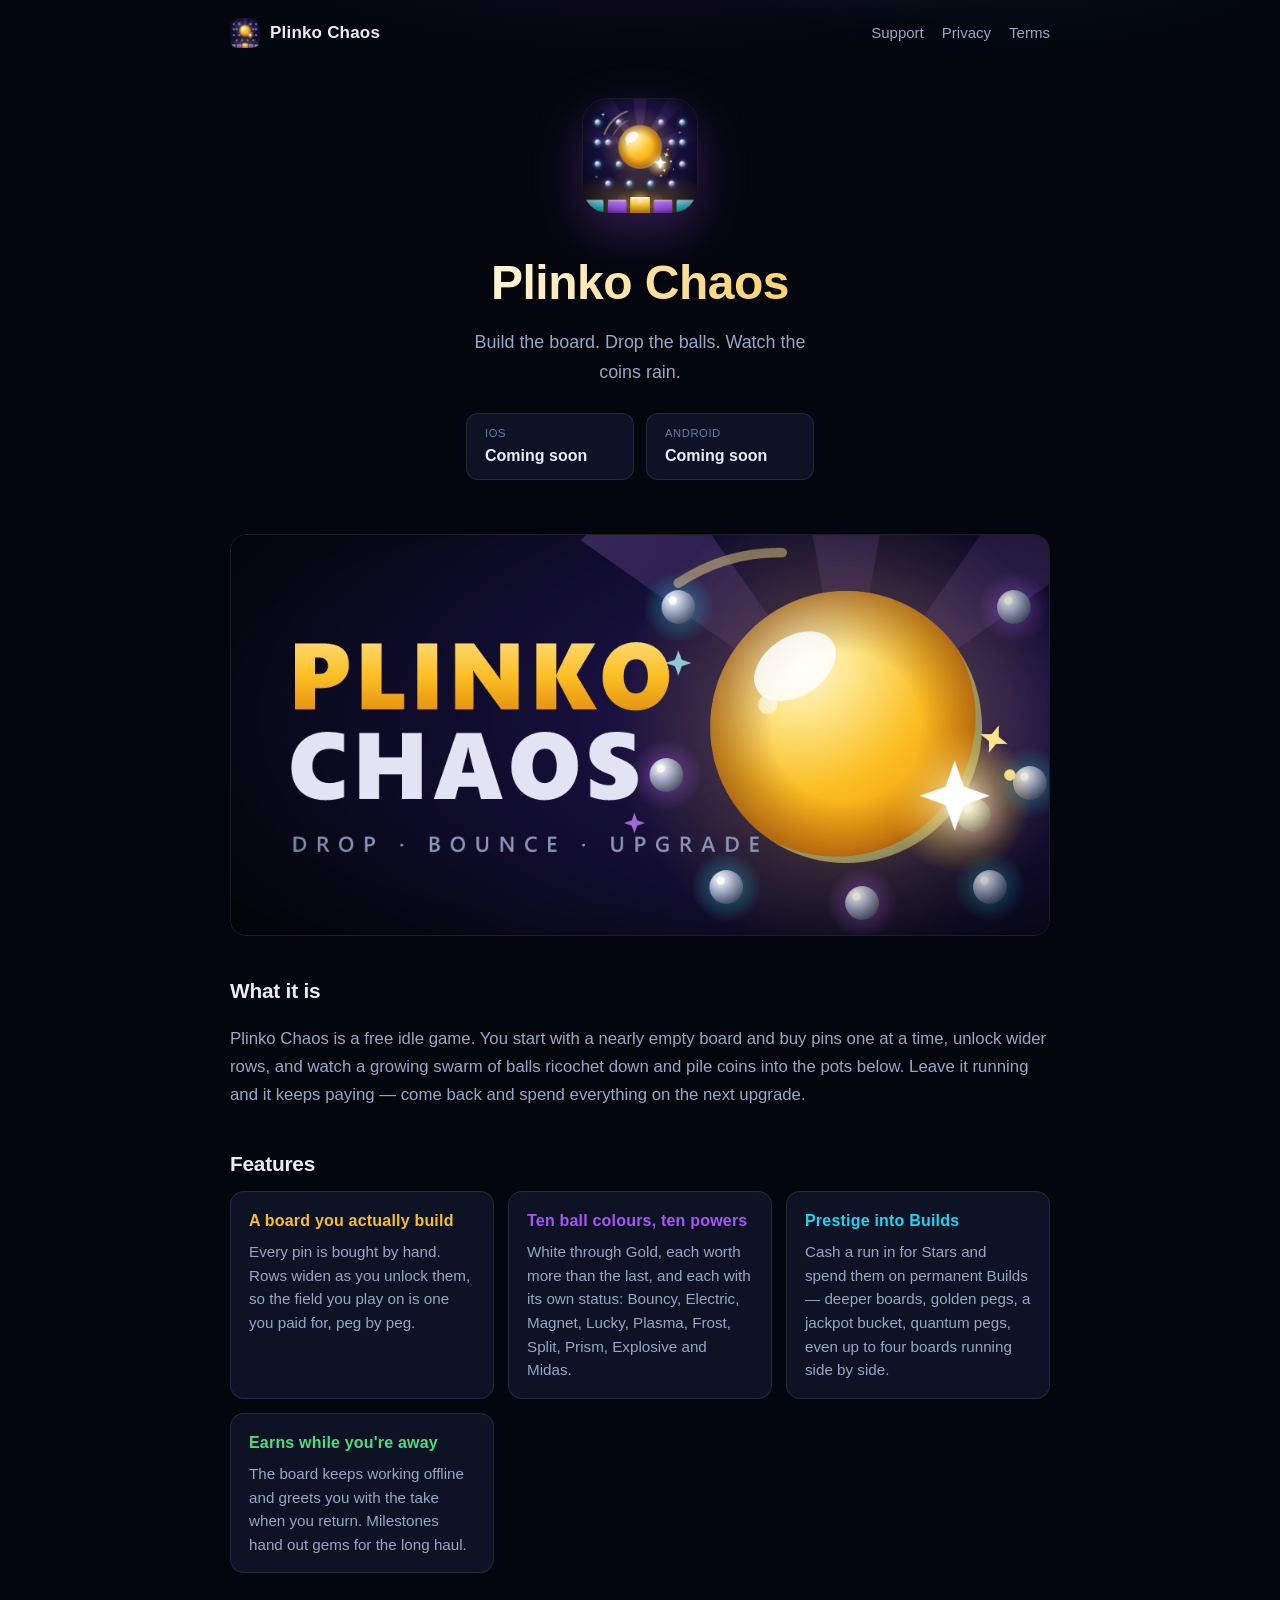
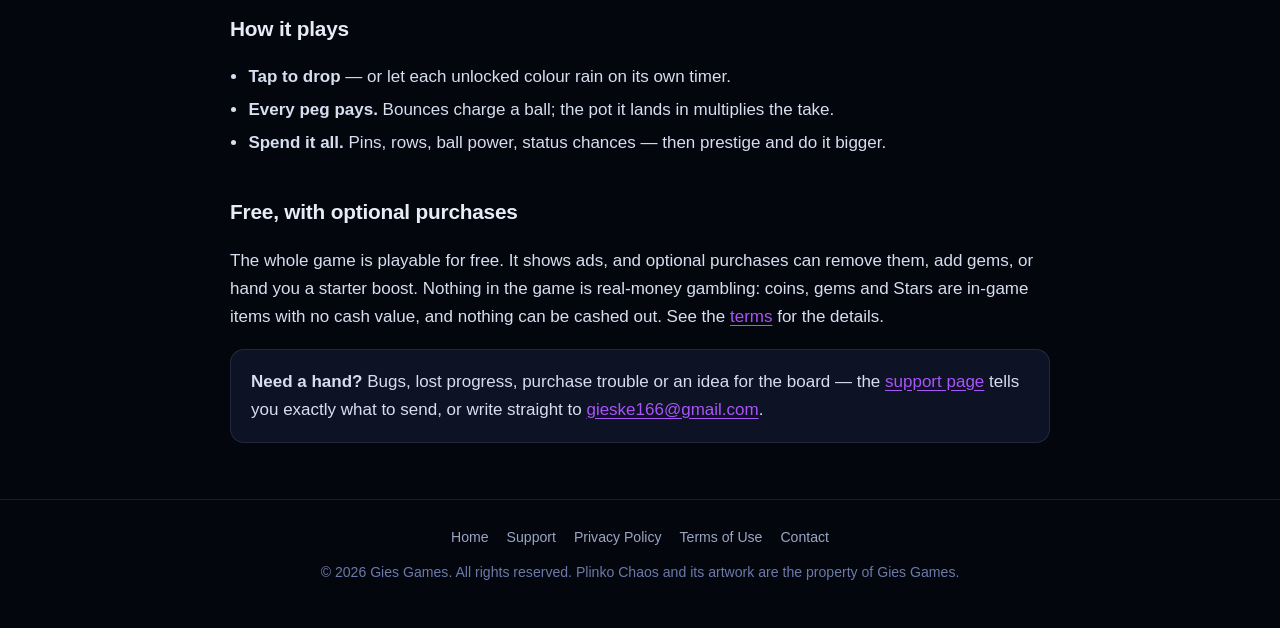
<file: index.html>
<!DOCTYPE html>
<html lang="en">
<head>
  <meta charset="utf-8">
  <meta name="viewport" content="width=device-width, initial-scale=1">
  <title>Plinko Chaos — an idle plinko game by Gies Games</title>
  <meta name="description" content="Build your own plinko board pin by pin, unlock ten ball colours with their own powers, and let the coins rain. A free idle game for iOS and Android.">
  <link rel="icon" href="./img/favicon.png">
  <link rel="stylesheet" href="./styles.css">
  <meta property="og:title" content="Plinko Chaos">
  <meta property="og:description" content="Build the board. Drop the balls. Watch the coins rain.">
  <meta property="og:image" content="https://gijs-afk.github.io/plinko-chaos-site/img/feature.png">
  <meta property="og:url" content="https://gijs-afk.github.io/plinko-chaos-site/">
  <meta property="og:type" content="website">
</head>
<body>
  <div class="wrap">
    <nav class="site-nav">
      <a class="brand" href="./"><img src="./img/icon.png" alt="">Plinko Chaos</a>
      <a class="nav-link" href="./support.html">Support</a>
      <a class="nav-link" href="./privacy.html">Privacy</a>
      <a class="nav-link" href="./terms.html">Terms</a>
    </nav>

    <header class="hero">
      <img class="app-icon" src="./img/icon.png" alt="Plinko Chaos app icon">
      <h1>Plinko Chaos</h1>
      <p class="tagline">Build the board. Drop the balls. Watch the coins rain.</p>
      <div class="badges">
        <span class="badge">
          <span class="badge-top">iOS</span>
          <span class="badge-main">Coming soon</span>
        </span>
        <span class="badge">
          <span class="badge-top">Android</span>
          <span class="badge-main">Coming soon</span>
        </span>
      </div>
    </header>

    <img class="shot" src="./img/feature.png" alt="Plinko Chaos board artwork">

    <h2>What it is</h2>
    <p class="lead">
      Plinko Chaos is a free idle game. You start with a nearly empty board and buy pins one at a
      time, unlock wider rows, and watch a growing swarm of balls ricochet down and pile coins into
      the pots below. Leave it running and it keeps paying — come back and spend everything on the
      next upgrade.
    </p>

    <h2>Features</h2>
    <div class="features">
      <div class="feature gold">
        <h3>A board you actually build</h3>
        <p>Every pin is bought by hand. Rows widen as you unlock them, so the field you play on is one you paid for, peg by peg.</p>
      </div>
      <div class="feature purple">
        <h3>Ten ball colours, ten powers</h3>
        <p>White through Gold, each worth more than the last, and each with its own status: Bouncy, Electric, Magnet, Lucky, Plasma, Frost, Split, Prism, Explosive and Midas.</p>
      </div>
      <div class="feature cyan">
        <h3>Prestige into Builds</h3>
        <p>Cash a run in for Stars and spend them on permanent Builds — deeper boards, golden pegs, a jackpot bucket, quantum pegs, even up to four boards running side by side.</p>
      </div>
      <div class="feature green">
        <h3>Earns while you're away</h3>
        <p>The board keeps working offline and greets you with the take when you return. Milestones hand out gems for the long haul.</p>
      </div>
    </div>

    <h2>How it plays</h2>
    <ul>
      <li><strong>Tap to drop</strong> — or let each unlocked colour rain on its own timer.</li>
      <li><strong>Every peg pays.</strong> Bounces charge a ball; the pot it lands in multiplies the take.</li>
      <li><strong>Spend it all.</strong> Pins, rows, ball power, status chances — then prestige and do it bigger.</li>
    </ul>

    <h2>Free, with optional purchases</h2>
    <p>
      The whole game is playable for free. It shows ads, and optional purchases can remove them, add
      gems, or hand you a starter boost. Nothing in the game is real-money gambling: coins, gems and
      Stars are in-game items with no cash value, and nothing can be cashed out. See the
      <a href="./terms.html">terms</a> for the details.
    </p>

    <div class="card">
      <p><strong>Need a hand?</strong> Bugs, lost progress, purchase trouble or an idea for the board — the
      <a href="./support.html">support page</a> tells you exactly what to send, or write straight to
      <a href="mailto:gieske166@gmail.com">gieske166@gmail.com</a>.</p>
    </div>
  </div>

  <footer>
    <nav>
      <a href="./">Home</a>
      <a href="./support.html">Support</a>
      <a href="./privacy.html">Privacy Policy</a>
      <a href="./terms.html">Terms of Use</a>
      <a href="mailto:gieske166@gmail.com">Contact</a>
    </nav>
    <div>&copy; 2026 Gies Games. All rights reserved. Plinko Chaos and its artwork are the property of Gies Games.</div>
  </footer>
</body>
</html>
</file>
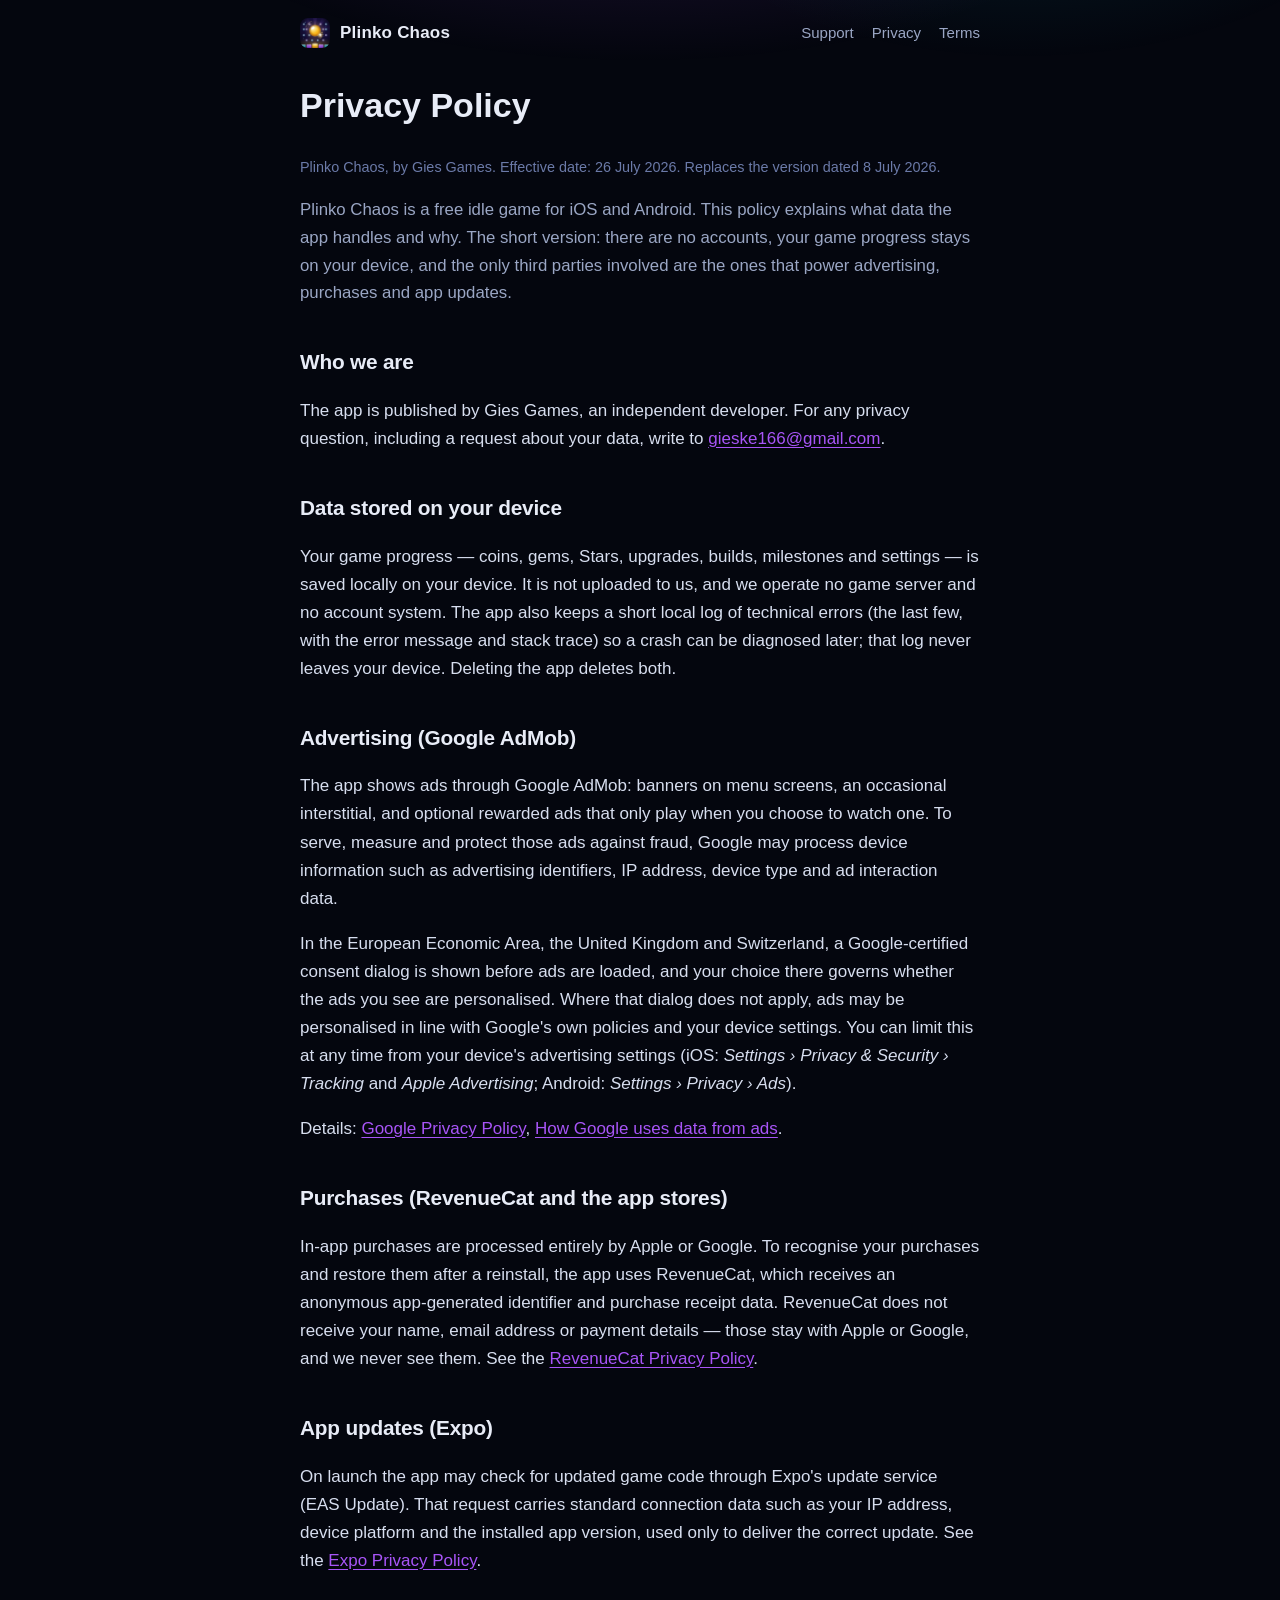
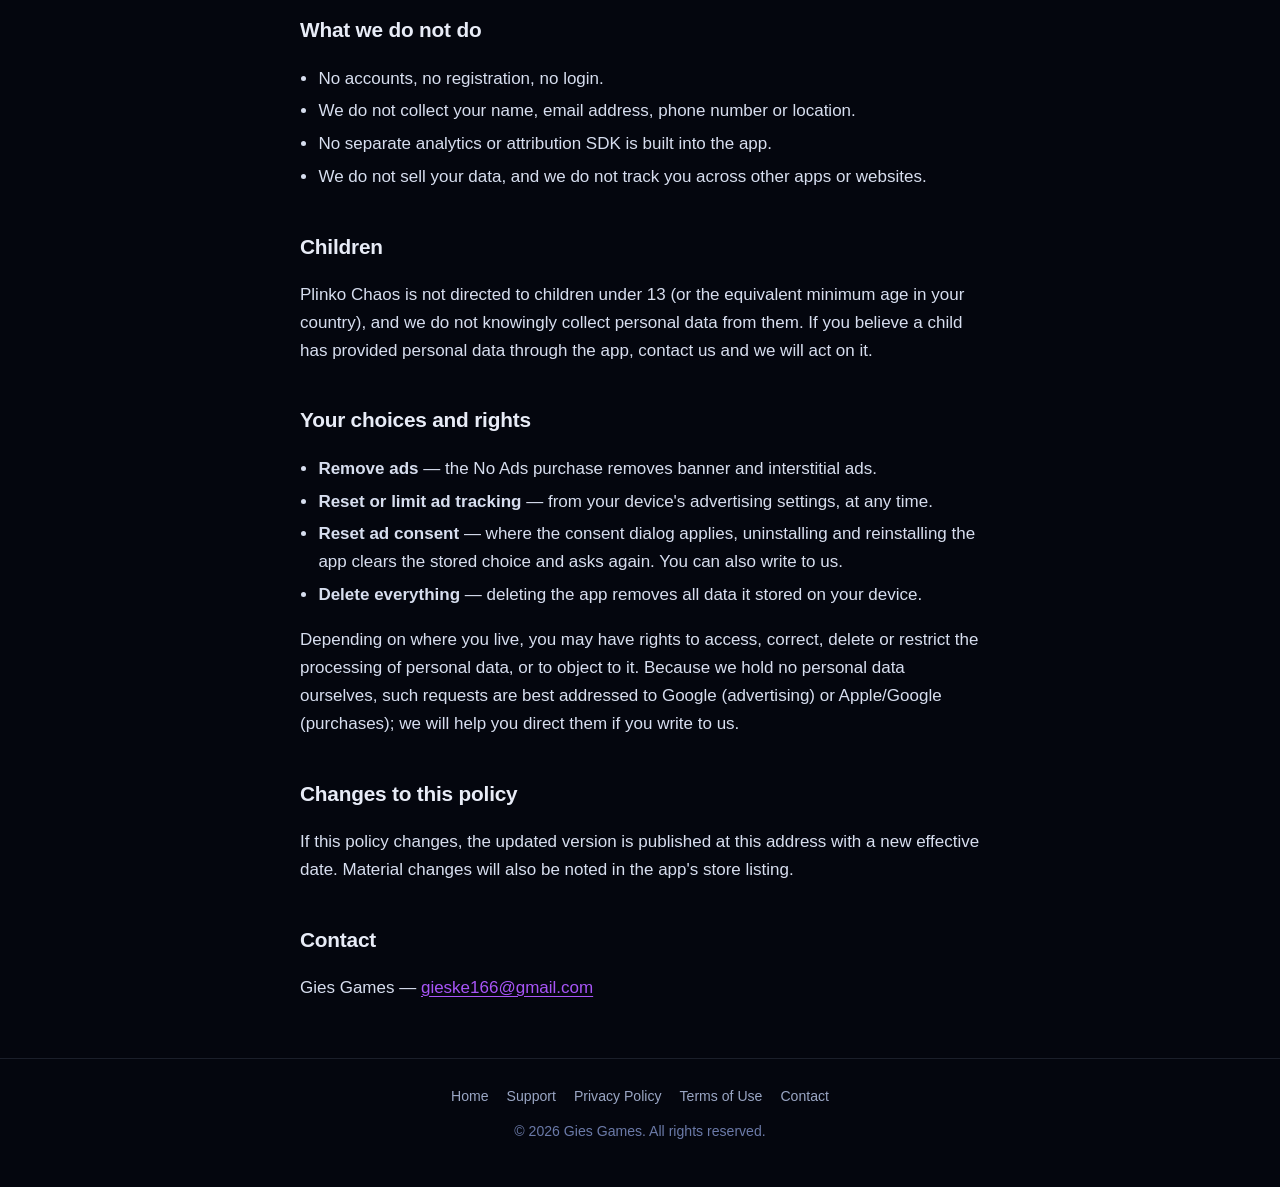
<file: privacy.html>
<!DOCTYPE html>
<html lang="en">
<head>
  <meta charset="utf-8">
  <meta name="viewport" content="width=device-width, initial-scale=1">
  <title>Privacy Policy — Plinko Chaos</title>
  <meta name="description" content="Privacy policy for the Plinko Chaos mobile game: what the app stores, which third parties are involved, and your choices.">
  <link rel="icon" href="./img/favicon.png">
  <link rel="stylesheet" href="./styles.css">
</head>
<body>
  <div class="wrap narrow">
    <nav class="site-nav">
      <a class="brand" href="./"><img src="./img/icon.png" alt="">Plinko Chaos</a>
      <a class="nav-link" href="./support.html">Support</a>
      <a class="nav-link" href="./privacy.html">Privacy</a>
      <a class="nav-link" href="./terms.html">Terms</a>
    </nav>

    <h1>Privacy Policy</h1>
    <p class="meta">Plinko Chaos, by Gies Games. Effective date: 26 July 2026. Replaces the version dated 8 July 2026.</p>

    <p class="lead">
      Plinko Chaos is a free idle game for iOS and Android. This policy explains what data the app
      handles and why. The short version: there are no accounts, your game progress stays on your
      device, and the only third parties involved are the ones that power advertising, purchases and
      app updates.
    </p>

    <h2>Who we are</h2>
    <p>
      The app is published by Gies Games, an independent developer. For any privacy question,
      including a request about your data, write to
      <a href="mailto:gieske166@gmail.com">gieske166@gmail.com</a>.
    </p>

    <h2>Data stored on your device</h2>
    <p>
      Your game progress — coins, gems, Stars, upgrades, builds, milestones and settings — is saved
      locally on your device. It is not uploaded to us, and we operate no game server and no account
      system. The app also keeps a short local log of technical errors (the last few, with the error
      message and stack trace) so a crash can be diagnosed later; that log never leaves your device.
      Deleting the app deletes both.
    </p>

    <h2>Advertising (Google AdMob)</h2>
    <p>
      The app shows ads through Google AdMob: banners on menu screens, an occasional interstitial,
      and optional rewarded ads that only play when you choose to watch one. To serve, measure and
      protect those ads against fraud, Google may process device information such as advertising
      identifiers, IP address, device type and ad interaction data.
    </p>
    <p>
      In the European Economic Area, the United Kingdom and Switzerland, a Google-certified consent
      dialog is shown before ads are loaded, and your choice there governs whether the ads you see
      are personalised. Where that dialog does not apply, ads may be personalised in line with
      Google's own policies and your device settings. You can limit this at any time from your
      device's advertising settings (iOS: <em>Settings › Privacy &amp; Security › Tracking</em> and
      <em>Apple Advertising</em>; Android: <em>Settings › Privacy › Ads</em>).
    </p>
    <p>
      Details: <a href="https://policies.google.com/privacy">Google Privacy Policy</a>,
      <a href="https://policies.google.com/technologies/ads">How Google uses data from ads</a>.
    </p>

    <h2>Purchases (RevenueCat and the app stores)</h2>
    <p>
      In-app purchases are processed entirely by Apple or Google. To recognise your purchases and
      restore them after a reinstall, the app uses RevenueCat, which receives an anonymous
      app-generated identifier and purchase receipt data. RevenueCat does not receive your name,
      email address or payment details — those stay with Apple or Google, and we never see them.
      See the <a href="https://www.revenuecat.com/privacy">RevenueCat Privacy Policy</a>.
    </p>

    <h2>App updates (Expo)</h2>
    <p>
      On launch the app may check for updated game code through Expo's update service (EAS Update).
      That request carries standard connection data such as your IP address, device platform and the
      installed app version, used only to deliver the correct update.
      See the <a href="https://expo.dev/privacy">Expo Privacy Policy</a>.
    </p>

    <h2>What we do not do</h2>
    <ul>
      <li>No accounts, no registration, no login.</li>
      <li>We do not collect your name, email address, phone number or location.</li>
      <li>No separate analytics or attribution SDK is built into the app.</li>
      <li>We do not sell your data, and we do not track you across other apps or websites.</li>
    </ul>

    <h2>Children</h2>
    <p>
      Plinko Chaos is not directed to children under 13 (or the equivalent minimum age in your
      country), and we do not knowingly collect personal data from them. If you believe a child has
      provided personal data through the app, contact us and we will act on it.
    </p>

    <h2>Your choices and rights</h2>
    <ul>
      <li><strong>Remove ads</strong> — the No Ads purchase removes banner and interstitial ads.</li>
      <li><strong>Reset or limit ad tracking</strong> — from your device's advertising settings, at any time.</li>
      <li><strong>Reset ad consent</strong> — where the consent dialog applies, uninstalling and reinstalling the app clears the stored choice and asks again. You can also write to us.</li>
      <li><strong>Delete everything</strong> — deleting the app removes all data it stored on your device.</li>
    </ul>
    <p>
      Depending on where you live, you may have rights to access, correct, delete or restrict the
      processing of personal data, or to object to it. Because we hold no personal data ourselves,
      such requests are best addressed to Google (advertising) or Apple/Google (purchases); we will
      help you direct them if you write to us.
    </p>

    <h2>Changes to this policy</h2>
    <p>
      If this policy changes, the updated version is published at this address with a new effective
      date. Material changes will also be noted in the app's store listing.
    </p>

    <h2>Contact</h2>
    <p>
      Gies Games — <a href="mailto:gieske166@gmail.com">gieske166@gmail.com</a>
    </p>
  </div>

  <footer>
    <nav>
      <a href="./">Home</a>
      <a href="./support.html">Support</a>
      <a href="./privacy.html">Privacy Policy</a>
      <a href="./terms.html">Terms of Use</a>
      <a href="mailto:gieske166@gmail.com">Contact</a>
    </nav>
    <div>&copy; 2026 Gies Games. All rights reserved.</div>
  </footer>
</body>
</html>
</file>
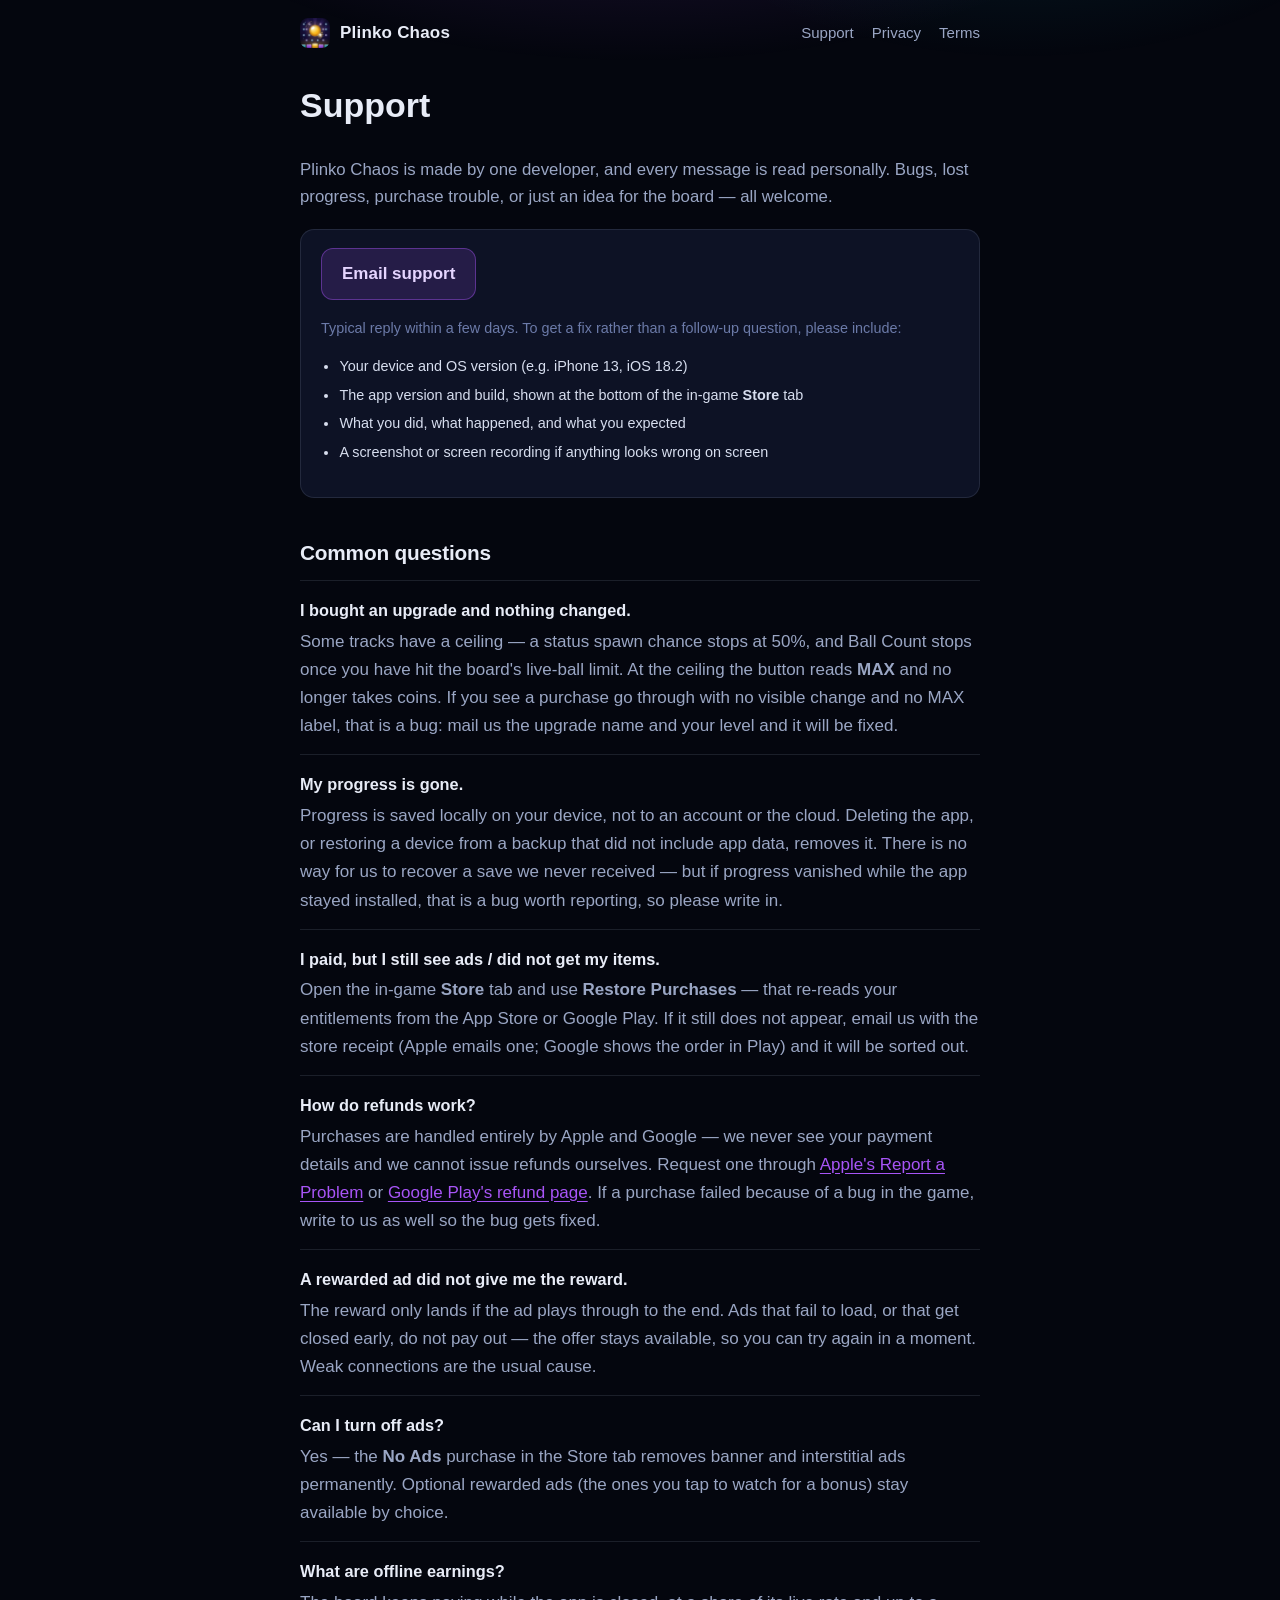
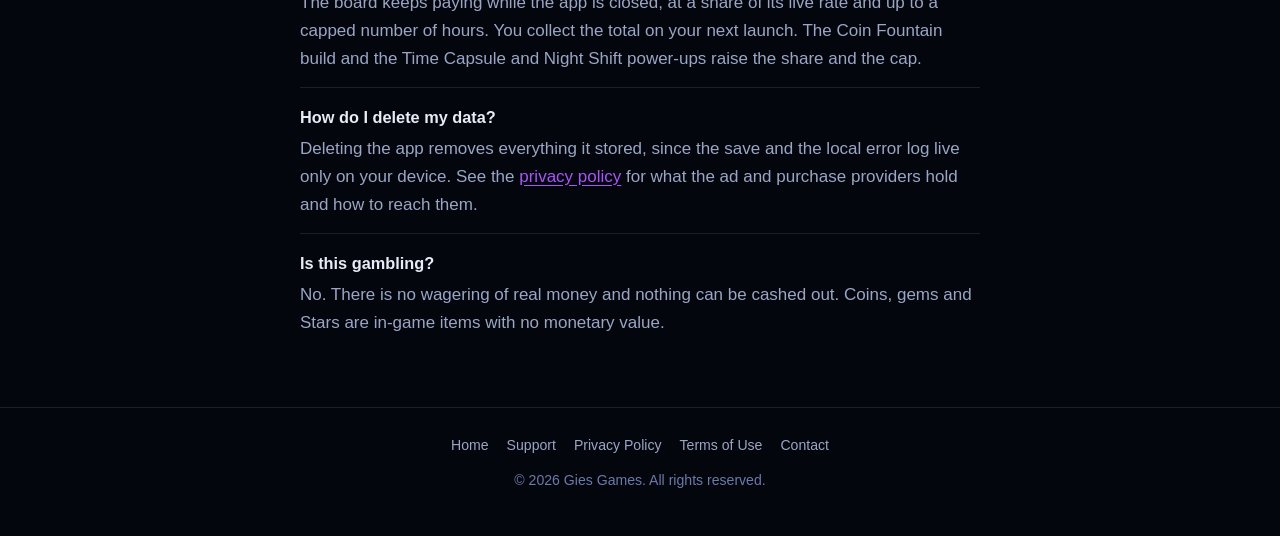
<file: support.html>
<!DOCTYPE html>
<html lang="en">
<head>
  <meta charset="utf-8">
  <meta name="viewport" content="width=device-width, initial-scale=1">
  <title>Support — Plinko Chaos</title>
  <meta name="description" content="Support for Plinko Chaos: contact, common questions about progress, purchases, ads and offline earnings.">
  <link rel="icon" href="./img/favicon.png">
  <link rel="stylesheet" href="./styles.css">
</head>
<body>
  <div class="wrap narrow">
    <nav class="site-nav">
      <a class="brand" href="./"><img src="./img/icon.png" alt="">Plinko Chaos</a>
      <a class="nav-link" href="./support.html">Support</a>
      <a class="nav-link" href="./privacy.html">Privacy</a>
      <a class="nav-link" href="./terms.html">Terms</a>
    </nav>

    <h1>Support</h1>
    <p class="lead">
      Plinko Chaos is made by one developer, and every message is read personally. Bugs, lost
      progress, purchase trouble, or just an idea for the board — all welcome.
    </p>

    <div class="card">
      <p><a class="mailto" href="mailto:gieske166@gmail.com?subject=Plinko%20Chaos%20support">Email support</a></p>
      <p class="meta" style="margin-top:14px">
        Typical reply within a few days. To get a fix rather than a follow-up question, please include:
      </p>
      <ul class="meta">
        <li>Your device and OS version (e.g. iPhone 13, iOS 18.2)</li>
        <li>The app version and build, shown at the bottom of the in-game <strong>Store</strong> tab</li>
        <li>What you did, what happened, and what you expected</li>
        <li>A screenshot or screen recording if anything looks wrong on screen</li>
      </ul>
    </div>

    <h2>Common questions</h2>

    <div class="qa">
      <h3>I bought an upgrade and nothing changed.</h3>
      <p>
        Some tracks have a ceiling — a status spawn chance stops at 50%, and Ball Count stops once
        you have hit the board's live-ball limit. At the ceiling the button reads <strong>MAX</strong>
        and no longer takes coins. If you see a purchase go through with no visible change and no MAX
        label, that is a bug: mail us the upgrade name and your level and it will be fixed.
      </p>
    </div>

    <div class="qa">
      <h3>My progress is gone.</h3>
      <p>
        Progress is saved locally on your device, not to an account or the cloud. Deleting the app,
        or restoring a device from a backup that did not include app data, removes it. There is no
        way for us to recover a save we never received — but if progress vanished while the app
        stayed installed, that is a bug worth reporting, so please write in.
      </p>
    </div>

    <div class="qa">
      <h3>I paid, but I still see ads / did not get my items.</h3>
      <p>
        Open the in-game <strong>Store</strong> tab and use <strong>Restore Purchases</strong> — that
        re-reads your entitlements from the App Store or Google Play. If it still does not appear,
        email us with the store receipt (Apple emails one; Google shows the order in Play) and it will
        be sorted out.
      </p>
    </div>

    <div class="qa">
      <h3>How do refunds work?</h3>
      <p>
        Purchases are handled entirely by Apple and Google — we never see your payment details and we
        cannot issue refunds ourselves. Request one through
        <a href="https://reportaproblem.apple.com">Apple's Report a Problem</a> or
        <a href="https://support.google.com/googleplay/answer/2479637">Google Play's refund page</a>.
        If a purchase failed because of a bug in the game, write to us as well so the bug gets fixed.
      </p>
    </div>

    <div class="qa">
      <h3>A rewarded ad did not give me the reward.</h3>
      <p>
        The reward only lands if the ad plays through to the end. Ads that fail to load, or that get
        closed early, do not pay out — the offer stays available, so you can try again in a moment.
        Weak connections are the usual cause.
      </p>
    </div>

    <div class="qa">
      <h3>Can I turn off ads?</h3>
      <p>
        Yes — the <strong>No Ads</strong> purchase in the Store tab removes banner and interstitial
        ads permanently. Optional rewarded ads (the ones you tap to watch for a bonus) stay available
        by choice.
      </p>
    </div>

    <div class="qa">
      <h3>What are offline earnings?</h3>
      <p>
        The board keeps paying while the app is closed, at a share of its live rate and up to a
        capped number of hours. You collect the total on your next launch. The Coin Fountain build and
        the Time Capsule and Night Shift power-ups raise the share and the cap.
      </p>
    </div>

    <div class="qa">
      <h3>How do I delete my data?</h3>
      <p>
        Deleting the app removes everything it stored, since the save and the local error log live
        only on your device. See the <a href="./privacy.html">privacy policy</a> for what the ad and
        purchase providers hold and how to reach them.
      </p>
    </div>

    <div class="qa">
      <h3>Is this gambling?</h3>
      <p>
        No. There is no wagering of real money and nothing can be cashed out. Coins, gems and Stars
        are in-game items with no monetary value.
      </p>
    </div>
  </div>

  <footer>
    <nav>
      <a href="./">Home</a>
      <a href="./support.html">Support</a>
      <a href="./privacy.html">Privacy Policy</a>
      <a href="./terms.html">Terms of Use</a>
      <a href="mailto:gieske166@gmail.com">Contact</a>
    </nav>
    <div>&copy; 2026 Gies Games. All rights reserved.</div>
  </footer>
</body>
</html>
</file>
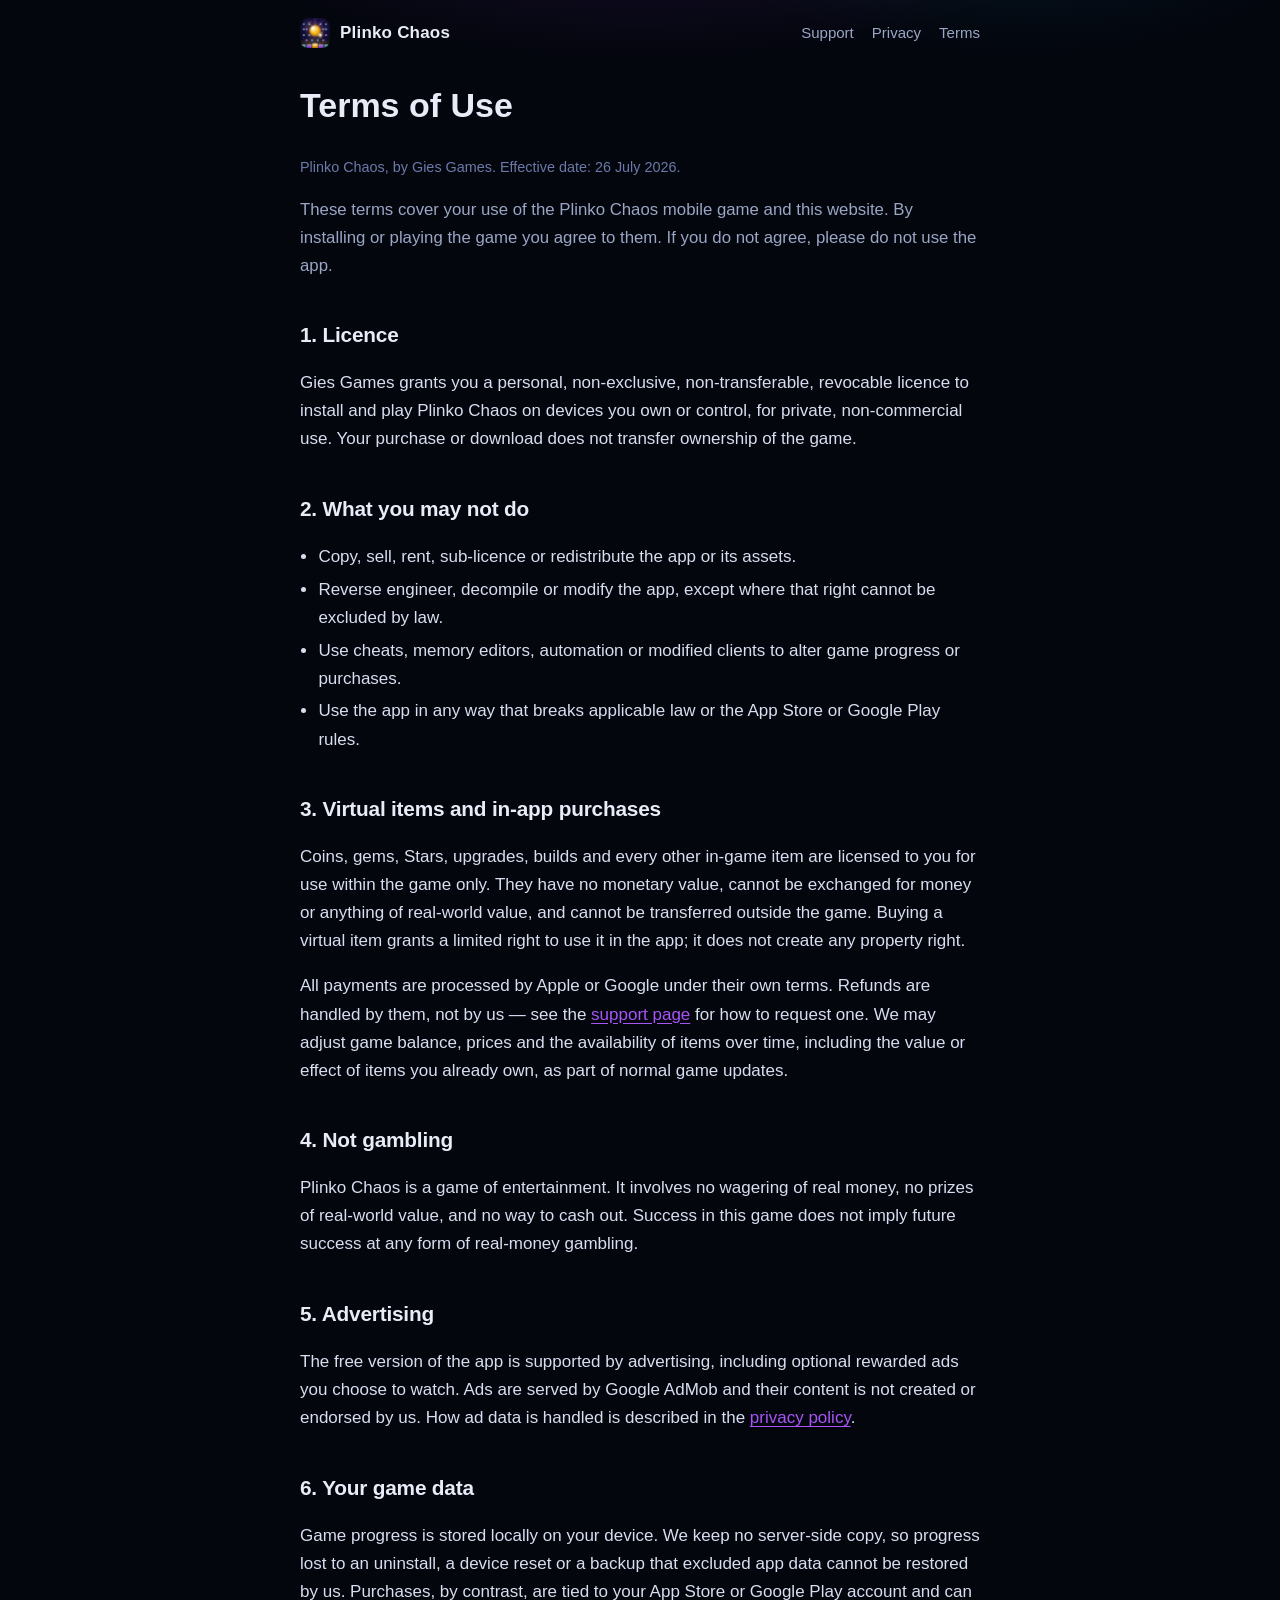
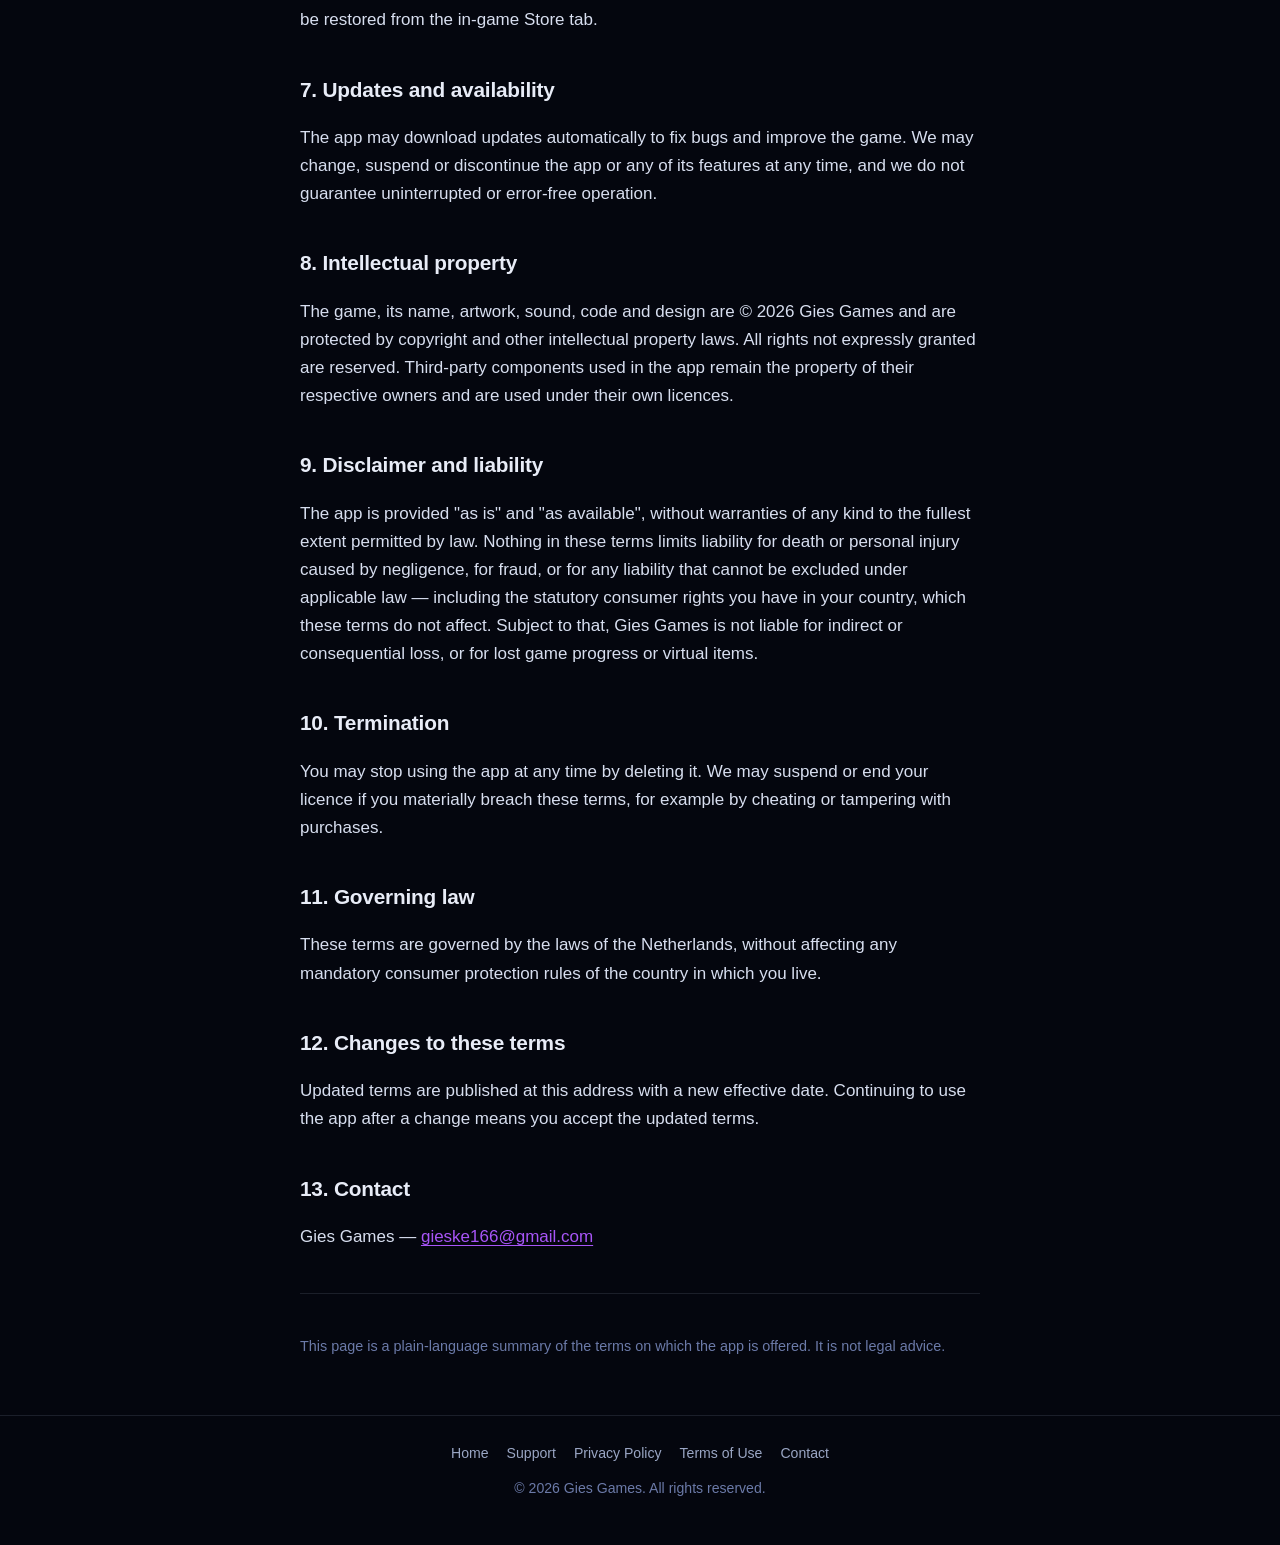
<file: terms.html>
<!DOCTYPE html>
<html lang="en">
<head>
  <meta charset="utf-8">
  <meta name="viewport" content="width=device-width, initial-scale=1">
  <title>Terms of Use — Plinko Chaos</title>
  <meta name="description" content="Terms of use and copyright notice for the Plinko Chaos mobile game by Gies Games.">
  <link rel="icon" href="./img/favicon.png">
  <link rel="stylesheet" href="./styles.css">
</head>
<body>
  <div class="wrap narrow">
    <nav class="site-nav">
      <a class="brand" href="./"><img src="./img/icon.png" alt="">Plinko Chaos</a>
      <a class="nav-link" href="./support.html">Support</a>
      <a class="nav-link" href="./privacy.html">Privacy</a>
      <a class="nav-link" href="./terms.html">Terms</a>
    </nav>

    <h1>Terms of Use</h1>
    <p class="meta">Plinko Chaos, by Gies Games. Effective date: 26 July 2026.</p>

    <p class="lead">
      These terms cover your use of the Plinko Chaos mobile game and this website. By installing or
      playing the game you agree to them. If you do not agree, please do not use the app.
    </p>

    <h2>1. Licence</h2>
    <p>
      Gies Games grants you a personal, non-exclusive, non-transferable, revocable licence to install
      and play Plinko Chaos on devices you own or control, for private, non-commercial use. Your
      purchase or download does not transfer ownership of the game.
    </p>

    <h2>2. What you may not do</h2>
    <ul>
      <li>Copy, sell, rent, sub-licence or redistribute the app or its assets.</li>
      <li>Reverse engineer, decompile or modify the app, except where that right cannot be excluded by law.</li>
      <li>Use cheats, memory editors, automation or modified clients to alter game progress or purchases.</li>
      <li>Use the app in any way that breaks applicable law or the App Store or Google Play rules.</li>
    </ul>

    <h2>3. Virtual items and in-app purchases</h2>
    <p>
      Coins, gems, Stars, upgrades, builds and every other in-game item are licensed to you for use
      within the game only. They have no monetary value, cannot be exchanged for money or anything of
      real-world value, and cannot be transferred outside the game. Buying a virtual item grants a
      limited right to use it in the app; it does not create any property right.
    </p>
    <p>
      All payments are processed by Apple or Google under their own terms. Refunds are handled by
      them, not by us — see the <a href="./support.html">support page</a> for how to request one.
      We may adjust game balance, prices and the availability of items over time, including the value
      or effect of items you already own, as part of normal game updates.
    </p>

    <h2>4. Not gambling</h2>
    <p>
      Plinko Chaos is a game of entertainment. It involves no wagering of real money, no prizes of
      real-world value, and no way to cash out. Success in this game does not imply future success at
      any form of real-money gambling.
    </p>

    <h2>5. Advertising</h2>
    <p>
      The free version of the app is supported by advertising, including optional rewarded ads you
      choose to watch. Ads are served by Google AdMob and their content is not created or endorsed by
      us. How ad data is handled is described in the <a href="./privacy.html">privacy policy</a>.
    </p>

    <h2>6. Your game data</h2>
    <p>
      Game progress is stored locally on your device. We keep no server-side copy, so progress lost
      to an uninstall, a device reset or a backup that excluded app data cannot be restored by us.
      Purchases, by contrast, are tied to your App Store or Google Play account and can be restored
      from the in-game Store tab.
    </p>

    <h2>7. Updates and availability</h2>
    <p>
      The app may download updates automatically to fix bugs and improve the game. We may change,
      suspend or discontinue the app or any of its features at any time, and we do not guarantee
      uninterrupted or error-free operation.
    </p>

    <h2>8. Intellectual property</h2>
    <p>
      The game, its name, artwork, sound, code and design are &copy; 2026 Gies Games and are
      protected by copyright and other intellectual property laws. All rights not expressly granted
      are reserved. Third-party components used in the app remain the property of their respective
      owners and are used under their own licences.
    </p>

    <h2>9. Disclaimer and liability</h2>
    <p>
      The app is provided "as is" and "as available", without warranties of any kind to the fullest
      extent permitted by law. Nothing in these terms limits liability for death or personal injury
      caused by negligence, for fraud, or for any liability that cannot be excluded under applicable
      law — including the statutory consumer rights you have in your country, which these terms do
      not affect. Subject to that, Gies Games is not liable for indirect or consequential loss, or
      for lost game progress or virtual items.
    </p>

    <h2>10. Termination</h2>
    <p>
      You may stop using the app at any time by deleting it. We may suspend or end your licence if
      you materially breach these terms, for example by cheating or tampering with purchases.
    </p>

    <h2>11. Governing law</h2>
    <p>
      These terms are governed by the laws of the Netherlands, without affecting any mandatory
      consumer protection rules of the country in which you live.
    </p>

    <h2>12. Changes to these terms</h2>
    <p>
      Updated terms are published at this address with a new effective date. Continuing to use the
      app after a change means you accept the updated terms.
    </p>

    <h2>13. Contact</h2>
    <p>
      Gies Games — <a href="mailto:gieske166@gmail.com">gieske166@gmail.com</a>
    </p>

    <hr>
    <p class="meta">
      This page is a plain-language summary of the terms on which the app is offered. It is not legal
      advice.
    </p>
  </div>

  <footer>
    <nav>
      <a href="./">Home</a>
      <a href="./support.html">Support</a>
      <a href="./privacy.html">Privacy Policy</a>
      <a href="./terms.html">Terms of Use</a>
      <a href="mailto:gieske166@gmail.com">Contact</a>
    </nav>
    <div>&copy; 2026 Gies Games. All rights reserved.</div>
  </footer>
</body>
</html>
</file>
<file: styles.css>
/* Plinko Chaos — shared site styles. Dark by design: matches the game. */
:root {
  --bg: #04060e;
  --bg-card: #0d1225;
  --bg-soft: #0a0f1e;
  --line: rgba(148, 163, 184, 0.16);
  --text: #e8ecf7;
  --muted: #9aa6c4;
  --faint: #6b7aa8;
  --purple: #a855f7;
  --gold: #fbbf24;
  --cyan: #22d3ee;
  --green: #4ade80;
}

* { box-sizing: border-box; }

html { -webkit-text-size-adjust: 100%; }

body {
  margin: 0;
  background: var(--bg);
  color: var(--text);
  font-family: -apple-system, BlinkMacSystemFont, "Segoe UI", Roboto, Helvetica, Arial, sans-serif;
  line-height: 1.65;
  font-size: 17px;
}

/* Soft glow behind the top of every page — the board's night sky. */
body::before {
  content: "";
  position: fixed;
  inset: -20vh 0 auto 0;
  height: 70vh;
  background:
    radial-gradient(60% 55% at 50% 0%, rgba(168, 85, 247, 0.20), transparent 70%),
    radial-gradient(40% 40% at 80% 10%, rgba(34, 211, 238, 0.10), transparent 70%);
  pointer-events: none;
  z-index: 0;
}

.wrap { position: relative; z-index: 1; max-width: 860px; margin: 0 auto; padding: 0 20px; }
.narrow { max-width: 720px; }

/* ---- header / nav ---- */
.site-nav {
  display: flex;
  align-items: center;
  gap: 18px;
  padding: 18px 0 6px;
  flex-wrap: wrap;
}
.site-nav .brand {
  display: flex;
  align-items: center;
  gap: 10px;
  font-weight: 700;
  letter-spacing: 0.2px;
  text-decoration: none;
  color: var(--text);
  margin-right: auto;
}
.site-nav .brand img { width: 30px; height: 30px; border-radius: 8px; }
.site-nav a.nav-link { color: var(--muted); text-decoration: none; font-size: 0.94rem; }
.site-nav a.nav-link:hover { color: var(--text); }

/* ---- hero ---- */
.hero { text-align: center; padding: 44px 0 20px; }
.hero img.app-icon {
  width: 116px;
  height: 116px;
  border-radius: 26px;
  box-shadow: 0 18px 50px rgba(168, 85, 247, 0.28);
  border: 1px solid rgba(255, 255, 255, 0.09);
}
.hero h1 {
  font-size: clamp(2.1rem, 7vw, 3rem);
  margin: 20px 0 6px;
  letter-spacing: -0.5px;
  background: linear-gradient(120deg, #fff 20%, var(--gold) 90%);
  -webkit-background-clip: text;
  background-clip: text;
  color: transparent;
}
.hero .tagline { color: var(--muted); font-size: 1.12rem; margin: 0 auto 26px; max-width: 34ch; }

.badges { display: flex; gap: 12px; justify-content: center; flex-wrap: wrap; }
.badge {
  display: inline-flex;
  flex-direction: column;
  align-items: flex-start;
  border: 1px solid var(--line);
  background: var(--bg-card);
  border-radius: 12px;
  padding: 10px 18px;
  min-width: 168px;
}
.badge .badge-top { font-size: 0.7rem; color: var(--faint); letter-spacing: 0.6px; text-transform: uppercase; }
.badge .badge-main { font-size: 1rem; font-weight: 600; }

.shot { width: 100%; border-radius: 16px; border: 1px solid var(--line); margin: 34px 0 10px; display: block; }

/* ---- feature grid ---- */
.features { display: grid; grid-template-columns: repeat(auto-fit, minmax(230px, 1fr)); gap: 14px; margin: 10px 0 8px; }
.feature { background: var(--bg-card); border: 1px solid var(--line); border-radius: 14px; padding: 16px 18px; }
.feature h3 { margin: 0 0 6px; font-size: 1rem; letter-spacing: 0.2px; }
.feature p { margin: 0; color: var(--muted); font-size: 0.95rem; line-height: 1.55; }
.feature.gold h3 { color: var(--gold); }
.feature.purple h3 { color: var(--purple); }
.feature.cyan h3 { color: var(--cyan); }
.feature.green h3 { color: var(--green); }

/* ---- generic content ---- */
h2 { font-size: 1.3rem; margin: 2.4rem 0 0.6rem; letter-spacing: -0.2px; }
h3 { font-size: 1.02rem; margin: 1.6rem 0 0.3rem; }
p, li { color: #d7deef; }
p.lead { color: var(--muted); font-size: 1.05rem; }
a { color: var(--purple); text-underline-offset: 3px; }
a:hover { color: #c9a5ff; }
ul { padding-left: 1.15rem; }
li { margin: 0.3rem 0; }
.meta { color: var(--faint); font-size: 0.9rem; }
hr { border: 0; border-top: 1px solid var(--line); margin: 2.6rem 0; }

.card { background: var(--bg-card); border: 1px solid var(--line); border-radius: 14px; padding: 18px 20px; margin: 18px 0; }
.card p:last-child { margin-bottom: 0; }
.card p:first-child { margin-top: 0; }

.mailto {
  display: inline-block;
  background: rgba(168, 85, 247, 0.16);
  border: 1px solid rgba(168, 85, 247, 0.42);
  border-radius: 12px;
  padding: 11px 20px;
  font-weight: 600;
  text-decoration: none;
  color: #e5d5ff;
}
.mailto:hover { background: rgba(168, 85, 247, 0.26); color: #fff; }

/* Q&A blocks on the support page */
.qa { border-top: 1px solid var(--line); padding: 16px 0 4px; }
.qa h3 { margin: 0 0 4px; color: var(--text); }
.qa p { margin: 0 0 10px; color: var(--muted); }

/* ---- footer ---- */
footer {
  position: relative;
  z-index: 1;
  border-top: 1px solid var(--line);
  margin-top: 56px;
  padding: 26px 20px 44px;
  text-align: center;
  color: var(--faint);
  font-size: 0.88rem;
}
footer nav { display: flex; gap: 18px; justify-content: center; flex-wrap: wrap; margin-bottom: 12px; }
footer nav a { color: var(--muted); text-decoration: none; }
footer nav a:hover { color: var(--text); }
</file>
